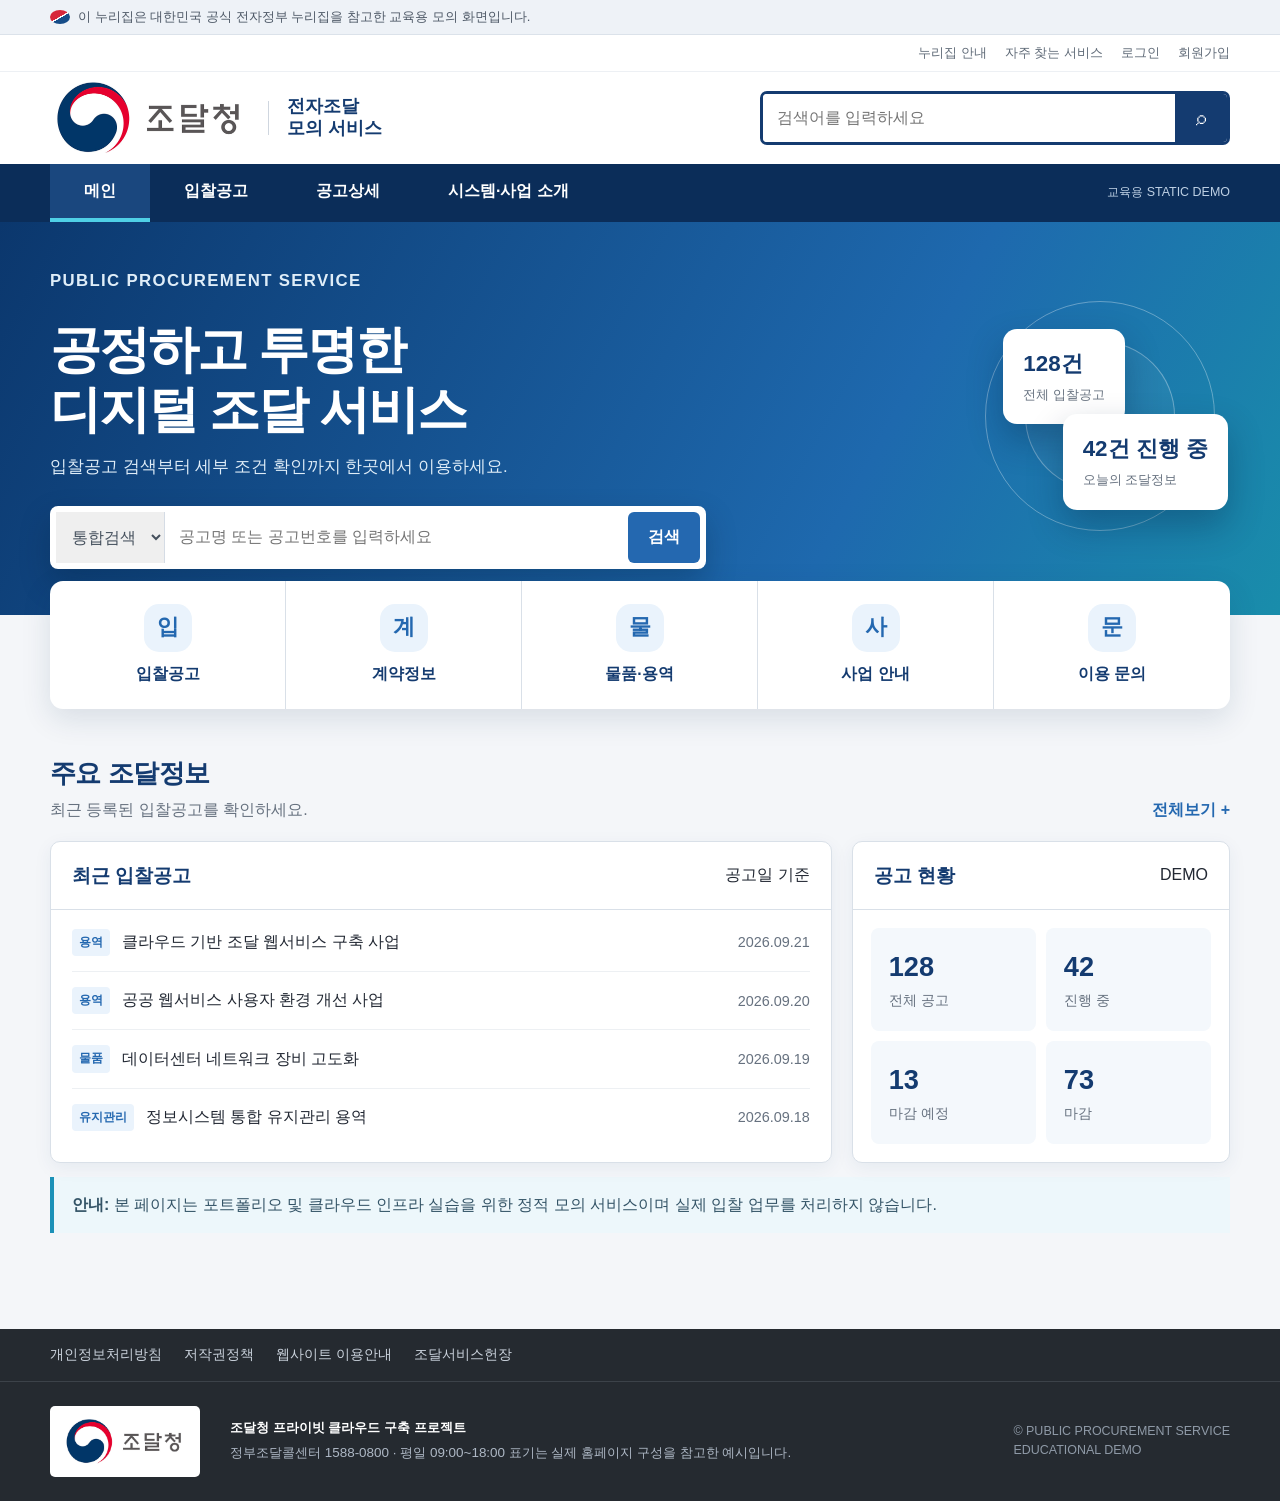
<file: index.html>
<!doctype html><html lang="ko"><head><meta charset="utf-8"><meta name="viewport" content="width=device-width,initial-scale=1"><meta name="description" content="조달청 프라이빗 클라우드 구축 프로젝트용 정적 모의 전자조달 서비스"><title>조달청 모의 전자조달 서비스</title><link rel="stylesheet" href="assets/style.css"></head><body><div class="govbar"><div class="inner"><span class="flag"></span>이 누리집은 대한민국 공식 전자정부 누리집을 참고한 교육용 모의 화면입니다.</div></div><div class="utility"><div class="inner"><span>누리집 안내</span><span>자주 찾는 서비스</span><span>로그인</span><span>회원가입</span></div></div><header class="masthead"><div class="inner masthead-row"><a class="brand" href="./"><img src="assets/ccd665c7-2c9e-4181-9679-6886d88bbdc8.png" alt="조달청"><span class="brand-divider"></span><span class="service-name">전자조달<br>모의 서비스</span></a><form class="header-search" action="notices/"><input name="q" aria-label="통합검색" placeholder="검색어를 입력하세요"><button aria-label="검색">⌕</button></form></div></header><div class="gnb"><nav class="inner nav"><a class="active" href="./">메인</a><a href="notices/">입찰공고</a><a href="notice-detail/">공고상세</a><a href="about/">시스템·사업 소개</a><span class="demo-note">교육용 STATIC DEMO</span></nav></div><main><section class="hero"><div class="inner hero-grid"><div><p class="hero-eyebrow">PUBLIC PROCUREMENT SERVICE</p><h1>공정하고 투명한<br>디지털 조달 서비스</h1><p>입찰공고 검색부터 세부 조건 확인까지 한곳에서 이용하세요.</p><form class="hero-search" action="notices/"><select aria-label="검색 구분"><option>통합검색</option><option>공고번호</option><option>공고명</option></select><input name="q" aria-label="조달정보 검색" placeholder="공고명 또는 공고번호를 입력하세요"><button>검색</button></form></div><div class="hero-visual" aria-hidden="true"><div class="orb one"></div><div class="orb two"></div><div class="hero-card c1"><strong>128건</strong><small>전체 입찰공고</small></div><div class="hero-card c2"><strong>42건 진행 중</strong><small>오늘의 조달정보</small></div></div></div></section><section class="inner quick-menu"><div class="quick-grid"><a class="quick-item" href="notices/"><span class="quick-icon">입</span><strong>입찰공고</strong></a><a class="quick-item" href="notice-detail/"><span class="quick-icon">계</span><strong>계약정보</strong></a><a class="quick-item" href="notices/"><span class="quick-icon">물</span><strong>물품·용역</strong></a><a class="quick-item" href="about/"><span class="quick-icon">사</span><strong>사업 안내</strong></a><a class="quick-item" href="about/"><span class="quick-icon">문</span><strong>이용 문의</strong></a></div></section><section class="inner section"><div class="section-title-row"><div><h2 class="section-title">주요 조달정보</h2><p class="section-desc">최근 등록된 입찰공고를 확인하세요.</p></div><a class="more" href="notices/">전체보기 +</a></div><div class="content-grid"><div class="panel"><div class="panel-head"><h3>최근 입찰공고</h3><span>공고일 기준</span></div><ul class="notice-list"><li><span class="type-tag">용역</span><a href="notice-detail/">클라우드 기반 조달 웹서비스 구축 사업</a><time>2026.09.21</time></li><li><span class="type-tag">용역</span><a href="notices/">공공 웹서비스 사용자 환경 개선 사업</a><time>2026.09.20</time></li><li><span class="type-tag">물품</span><a href="notices/">데이터센터 네트워크 장비 고도화</a><time>2026.09.19</time></li><li><span class="type-tag">유지관리</span><a href="notices/">정보시스템 통합 유지관리 용역</a><time>2026.09.18</time></li></ul></div><aside class="panel"><div class="panel-head"><h3>공고 현황</h3><span>DEMO</span></div><div class="status-boxes"><div class="stat"><strong>128</strong><span>전체 공고</span></div><div class="stat"><strong>42</strong><span>진행 중</span></div><div class="stat"><strong>13</strong><span>마감 예정</span></div><div class="stat"><strong>73</strong><span>마감</span></div></div></aside></div><div class="callout"><strong>안내:</strong> 본 페이지는 포트폴리오 및 클라우드 인프라 실습을 위한 정적 모의 서비스이며 실제 입찰 업무를 처리하지 않습니다.</div></section></main><footer class="footer"><div class="footer-links"><div class="inner"><span>개인정보처리방침</span><span>저작권정책</span><span>웹사이트 이용안내</span><span>조달서비스헌장</span></div></div><div class="inner footer-main"><img class="footer-logo" src="assets/ccd665c7-2c9e-4181-9679-6886d88bbdc8.png" alt="조달청"><div class="footer-info"><strong>조달청 프라이빗 클라우드 구축 프로젝트</strong><span>정부조달콜센터 1588-0800 · 평일 09:00~18:00 표기는 실제 홈페이지 구성을 참고한 예시입니다.</span></div><div class="footer-copy">© PUBLIC PROCUREMENT SERVICE<br>EDUCATIONAL DEMO</div></div></footer></body></html>
</file>
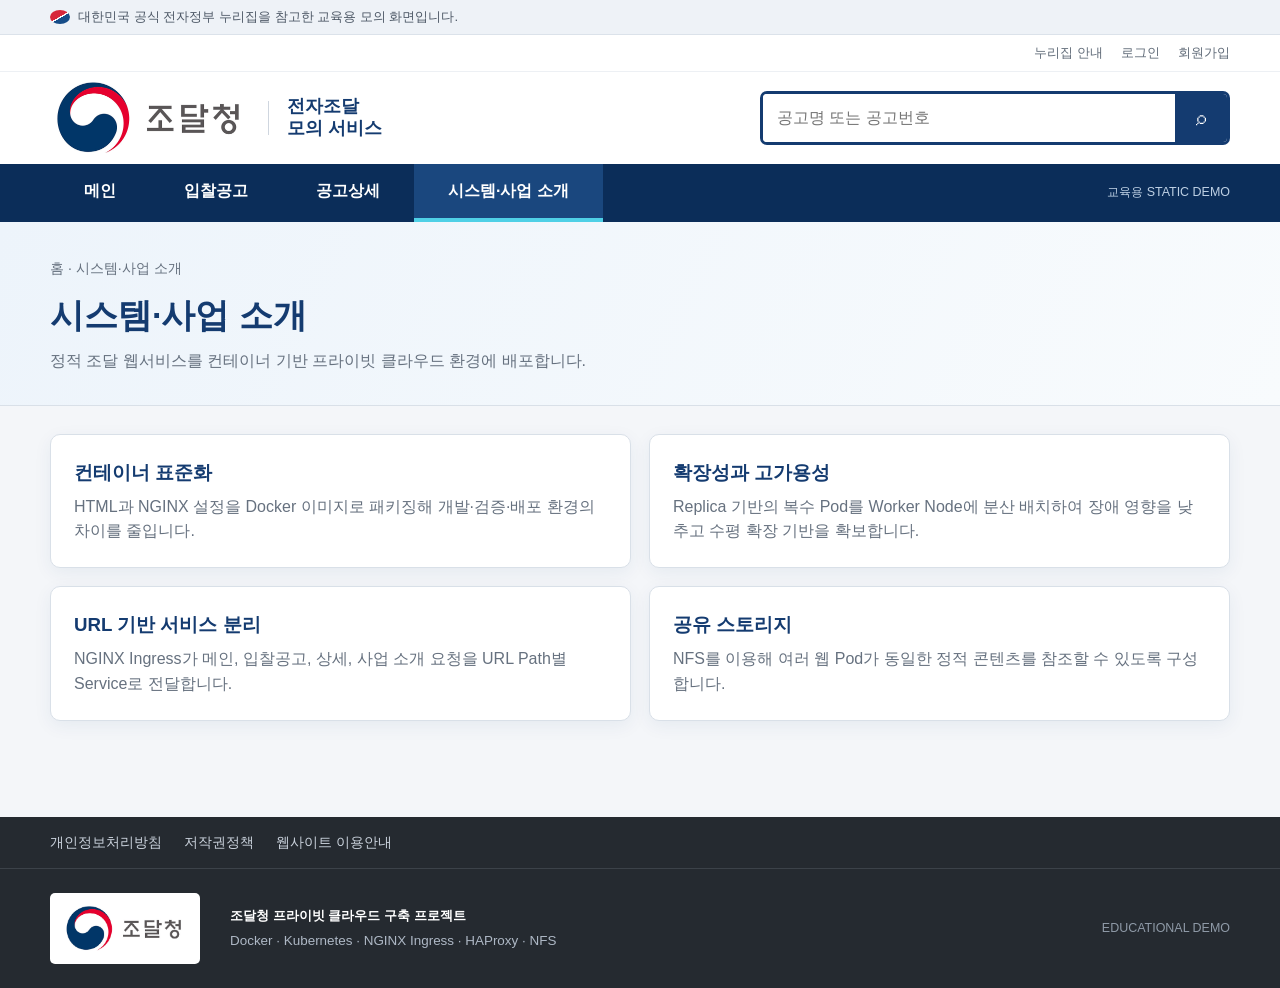
<file: about/index.html>
<!doctype html><html lang="ko"><head><meta charset="utf-8"><meta name="viewport" content="width=device-width,initial-scale=1"><title>시스템·사업 소개 | 조달청 모의 서비스</title><link rel="stylesheet" href="../assets/style.css"></head><body><div class="govbar"><div class="inner"><span class="flag"></span>대한민국 공식 전자정부 누리집을 참고한 교육용 모의 화면입니다.</div></div><div class="utility"><div class="inner"><span>누리집 안내</span><span>로그인</span><span>회원가입</span></div></div><header class="masthead"><div class="inner masthead-row"><a class="brand" href="../"><img src="../assets/ccd665c7-2c9e-4181-9679-6886d88bbdc8.png" alt="조달청"><span class="brand-divider"></span><span class="service-name">전자조달<br>모의 서비스</span></a><form class="header-search" action="../notices/"><input name="q" placeholder="공고명 또는 공고번호"><button>⌕</button></form></div></header><div class="gnb"><nav class="inner nav"><a href="../">메인</a><a href="../notices/">입찰공고</a><a href="../notice-detail/">공고상세</a><a class="active" href="./">시스템·사업 소개</a><span class="demo-note">교육용 STATIC DEMO</span></nav></div><main><section class="page-hero"><div class="inner page-head"><div class="breadcrumb">홈 · 시스템·사업 소개</div><h1>시스템·사업 소개</h1><p>정적 조달 웹서비스를 컨테이너 기반 프라이빗 클라우드 환경에 배포합니다.</p></div></section><section class="inner section compact"><div class="about-grid"><article class="card"><h3>컨테이너 표준화</h3><p>HTML과 NGINX 설정을 Docker 이미지로 패키징해 개발·검증·배포 환경의 차이를 줄입니다.</p></article><article class="card"><h3>확장성과 고가용성</h3><p>Replica 기반의 복수 Pod를 Worker Node에 분산 배치하여 장애 영향을 낮추고 수평 확장 기반을 확보합니다.</p></article><article class="card"><h3>URL 기반 서비스 분리</h3><p>NGINX Ingress가 메인, 입찰공고, 상세, 사업 소개 요청을 URL Path별 Service로 전달합니다.</p></article><article class="card"><h3>공유 스토리지</h3><p>NFS를 이용해 여러 웹 Pod가 동일한 정적 콘텐츠를 참조할 수 있도록 구성합니다.</p></article></div></section></main><footer class="footer"><div class="footer-links"><div class="inner"><span>개인정보처리방침</span><span>저작권정책</span><span>웹사이트 이용안내</span></div></div><div class="inner footer-main"><img class="footer-logo" src="../assets/ccd665c7-2c9e-4181-9679-6886d88bbdc8.png" alt="조달청"><div class="footer-info"><strong>조달청 프라이빗 클라우드 구축 프로젝트</strong><span>Docker · Kubernetes · NGINX Ingress · HAProxy · NFS</span></div><div class="footer-copy">EDUCATIONAL DEMO</div></div></footer></body></html>
</file>
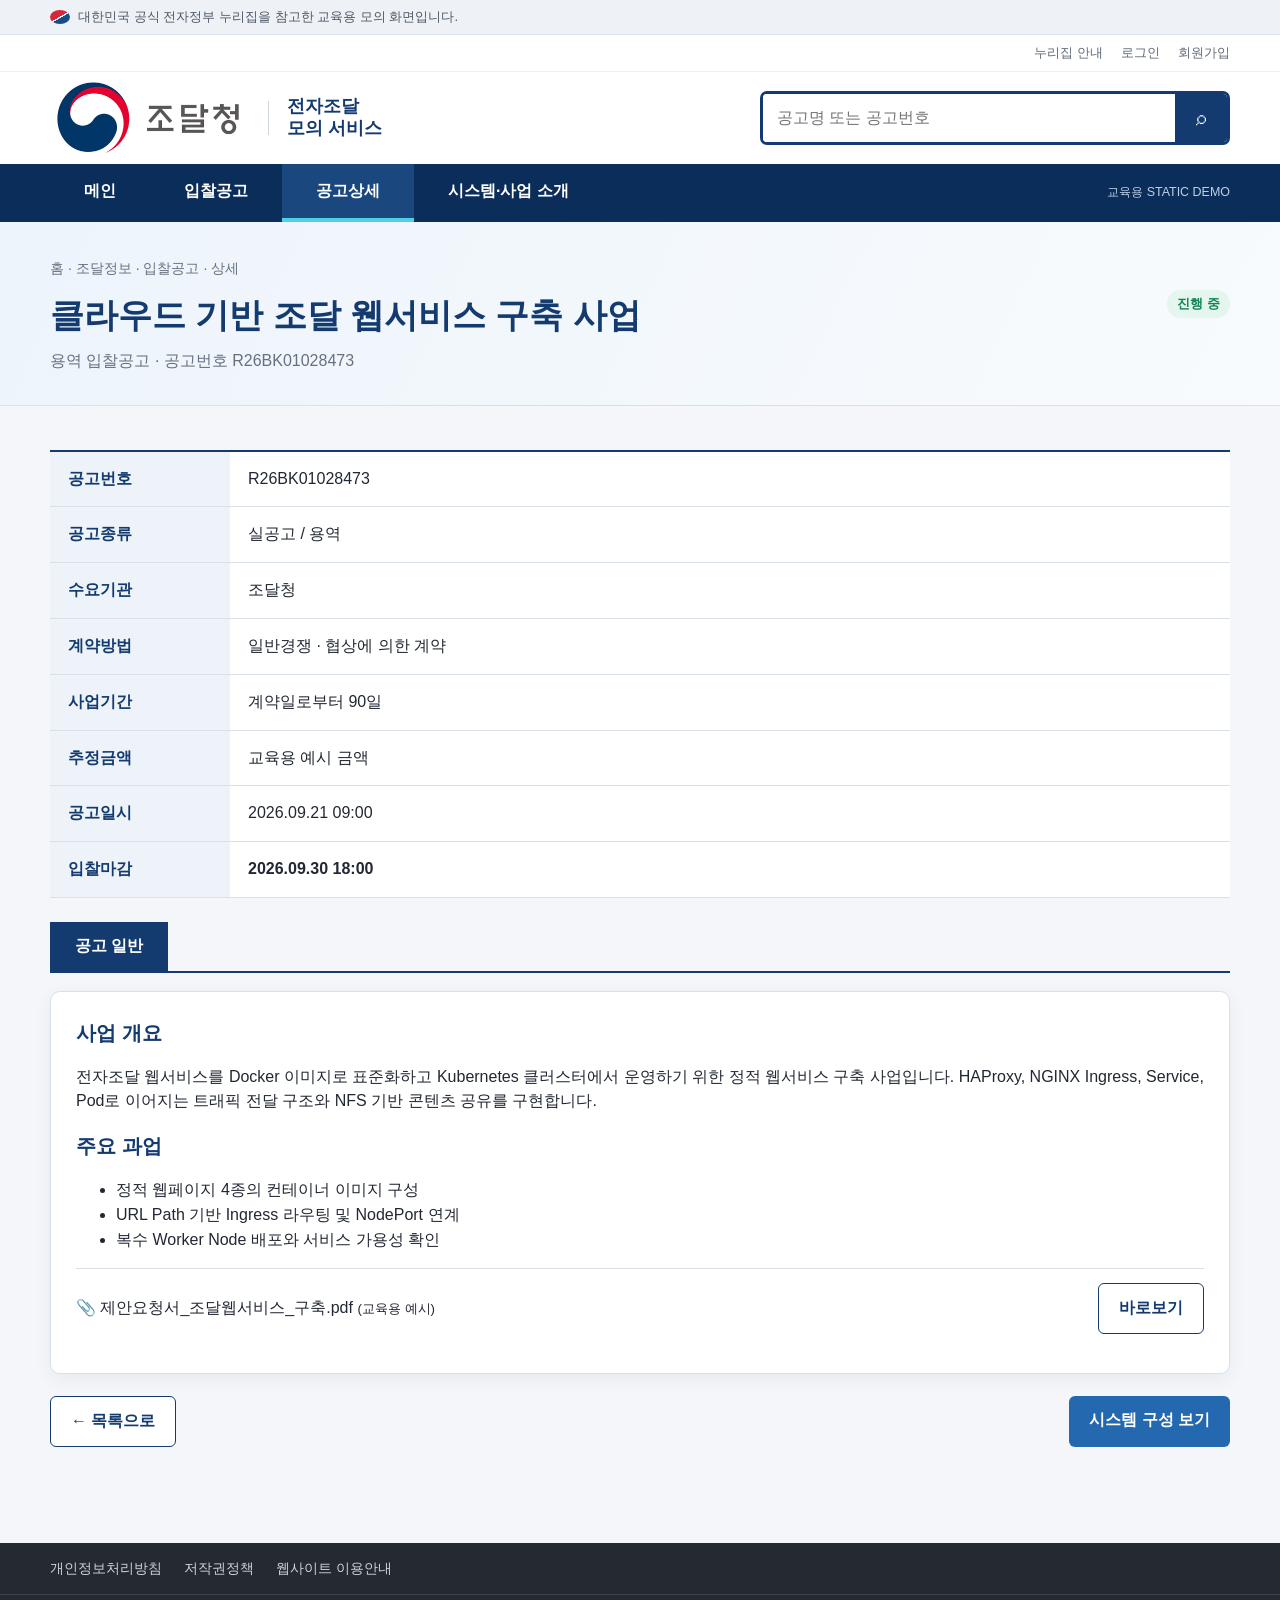
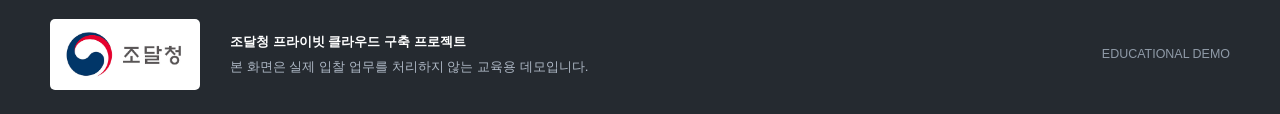
<file: notice-detail/index.html>
<!doctype html><html lang="ko"><head><meta charset="utf-8"><meta name="viewport" content="width=device-width,initial-scale=1"><title>입찰공고 상세 | 조달청 모의 서비스</title><link rel="stylesheet" href="../assets/style.css"></head><body><div class="govbar"><div class="inner"><span class="flag"></span>대한민국 공식 전자정부 누리집을 참고한 교육용 모의 화면입니다.</div></div><div class="utility"><div class="inner"><span>누리집 안내</span><span>로그인</span><span>회원가입</span></div></div><header class="masthead"><div class="inner masthead-row"><a class="brand" href="../"><img src="../assets/ccd665c7-2c9e-4181-9679-6886d88bbdc8.png" alt="조달청"><span class="brand-divider"></span><span class="service-name">전자조달<br>모의 서비스</span></a><form class="header-search" action="../notices/"><input name="q" placeholder="공고명 또는 공고번호"><button>⌕</button></form></div></header><div class="gnb"><nav class="inner nav"><a href="../">메인</a><a href="../notices/">입찰공고</a><a class="active" href="./">공고상세</a><a href="../about/">시스템·사업 소개</a><span class="demo-note">교육용 STATIC DEMO</span></nav></div><main><section class="page-hero"><div class="inner page-head"><div class="breadcrumb">홈 · 조달정보 · 입찰공고 · 상세</div><div class="detail-top"><div><h1>클라우드 기반 조달 웹서비스 구축 사업</h1><p>용역 입찰공고 · 공고번호 R26BK01028473</p></div><span class="badge">진행 중</span></div></div></section><section class="inner section compact"><dl class="detail-grid"><dt>공고번호</dt><dd>R26BK01028473</dd><dt>공고종류</dt><dd>실공고 / 용역</dd><dt>수요기관</dt><dd>조달청</dd><dt>계약방법</dt><dd>일반경쟁 · 협상에 의한 계약</dd><dt>사업기간</dt><dd>계약일로부터 90일</dd><dt>추정금액</dt><dd>교육용 예시 금액</dd><dt>공고일시</dt><dd>2026.09.21 09:00</dd><dt>입찰마감</dt><dd><strong>2026.09.30 18:00</strong></dd></dl><div class="detail-tabs"><span>공고 일반</span></div><section class="panel content-box"><h2>사업 개요</h2><p>전자조달 웹서비스를 Docker 이미지로 표준화하고 Kubernetes 클러스터에서 운영하기 위한 정적 웹서비스 구축 사업입니다. HAProxy, NGINX Ingress, Service, Pod로 이어지는 트래픽 전달 구조와 NFS 기반 콘텐츠 공유를 구현합니다.</p><h2>주요 과업</h2><ul><li>정적 웹페이지 4종의 컨테이너 이미지 구성</li><li>URL Path 기반 Ingress 라우팅 및 NodePort 연계</li><li>복수 Worker Node 배포와 서비스 가용성 확인</li></ul><div class="file-row"><span>📎 제안요청서_조달웹서비스_구축.pdf <small>(교육용 예시)</small></span><button class="btn secondary" onclick="alert('교육용 정적 첨부파일입니다.')">바로보기</button></div></section><div class="actions"><a class="btn secondary" href="../notices/">← 목록으로</a><a class="btn" href="../about/">시스템 구성 보기</a></div></section></main><footer class="footer"><div class="footer-links"><div class="inner"><span>개인정보처리방침</span><span>저작권정책</span><span>웹사이트 이용안내</span></div></div><div class="inner footer-main"><img class="footer-logo" src="../assets/ccd665c7-2c9e-4181-9679-6886d88bbdc8.png" alt="조달청"><div class="footer-info"><strong>조달청 프라이빗 클라우드 구축 프로젝트</strong><span>본 화면은 실제 입찰 업무를 처리하지 않는 교육용 데모입니다.</span></div><div class="footer-copy">EDUCATIONAL DEMO</div></div></footer></body></html>
</file>
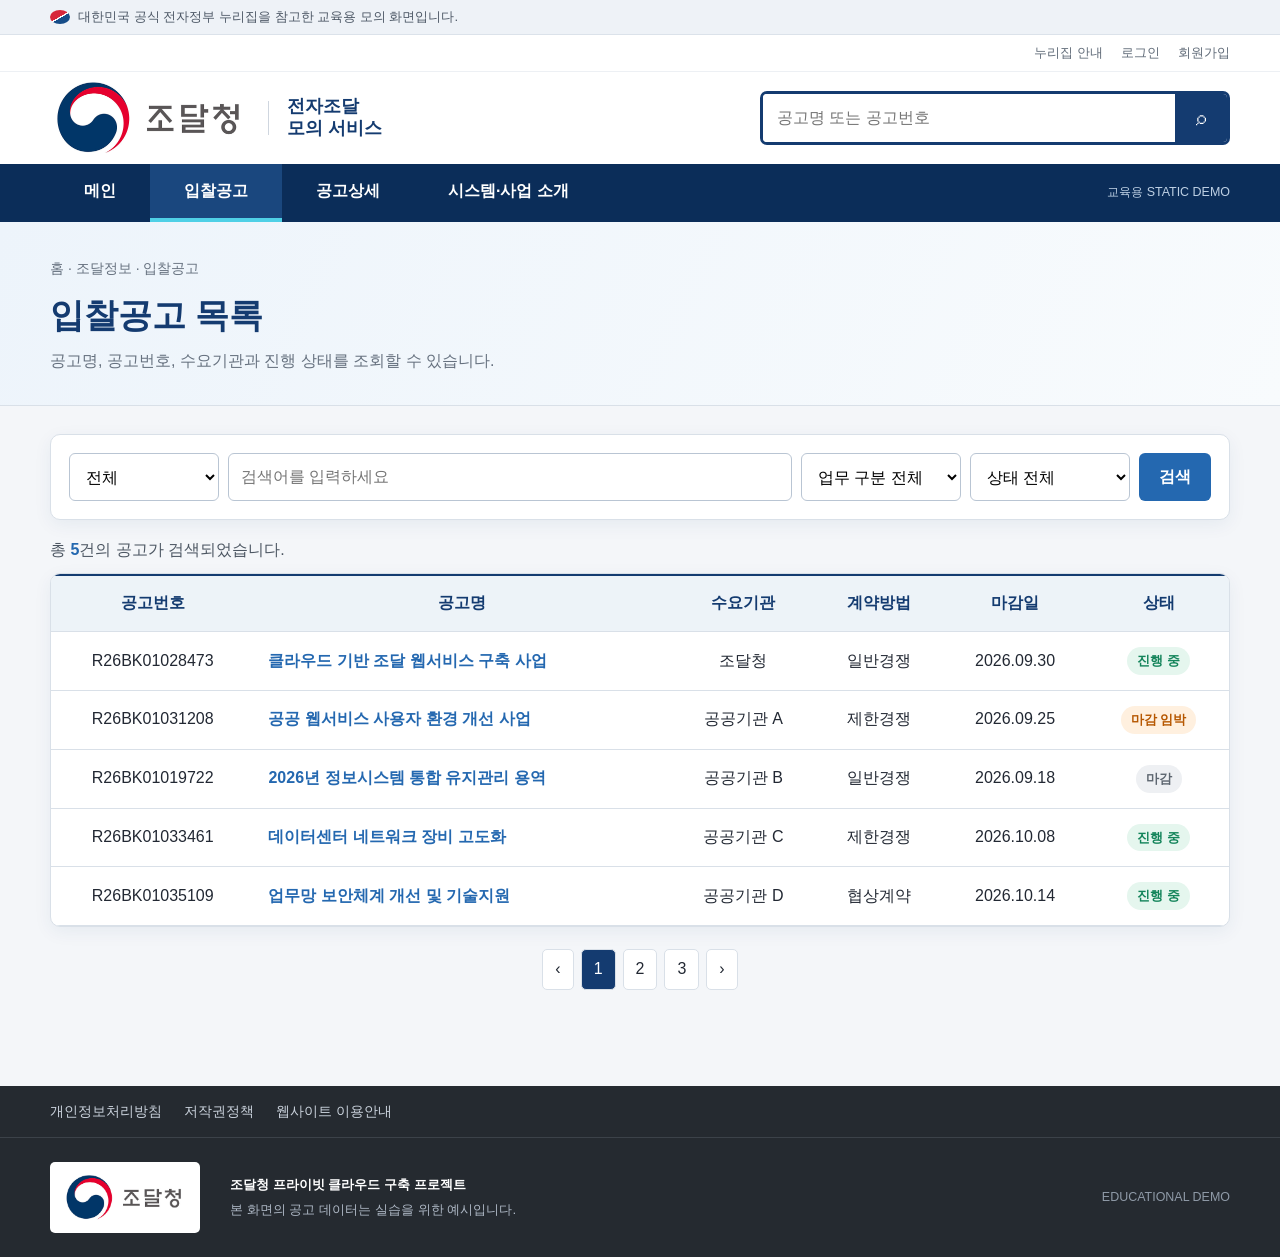
<file: notices/index.html>
<!doctype html><html lang="ko"><head><meta charset="utf-8"><meta name="viewport" content="width=device-width,initial-scale=1"><title>입찰공고 목록 | 조달청 모의 서비스</title><link rel="stylesheet" href="../assets/style.css"><script defer src="../assets/app.js"></script></head><body><div class="govbar"><div class="inner"><span class="flag"></span>대한민국 공식 전자정부 누리집을 참고한 교육용 모의 화면입니다.</div></div><div class="utility"><div class="inner"><span>누리집 안내</span><span>로그인</span><span>회원가입</span></div></div><header class="masthead"><div class="inner masthead-row"><a class="brand" href="../"><img src="../assets/ccd665c7-2c9e-4181-9679-6886d88bbdc8.png" alt="조달청"><span class="brand-divider"></span><span class="service-name">전자조달<br>모의 서비스</span></a><form class="header-search" action="./"><input name="q" aria-label="통합검색" placeholder="공고명 또는 공고번호"><button>⌕</button></form></div></header><div class="gnb"><nav class="inner nav"><a href="../">메인</a><a class="active" href="./">입찰공고</a><a href="../notice-detail/">공고상세</a><a href="../about/">시스템·사업 소개</a><span class="demo-note">교육용 STATIC DEMO</span></nav></div><main><section class="page-hero"><div class="inner page-head"><div class="breadcrumb">홈 · 조달정보 · 입찰공고</div><h1>입찰공고 목록</h1><p>공고명, 공고번호, 수요기관과 진행 상태를 조회할 수 있습니다.</p></div></section><section class="inner section compact"><div class="panel filters"><select aria-label="검색 구분"><option>전체</option><option>공고명</option><option>공고번호</option><option>수요기관</option></select><input id="keyword" placeholder="검색어를 입력하세요"><select id="type"><option value="">업무 구분 전체</option><option>용역</option><option>물품</option><option>유지관리</option></select><select id="status"><option value="">상태 전체</option><option>진행 중</option><option>마감 임박</option><option>마감</option></select><button class="btn" type="button" onclick="renderNotices()">검색</button></div><p class="result-count">총 <strong id="result-total">0</strong>건의 공고가 검색되었습니다.</p><div class="panel table-wrap"><table class="notice-table"><thead><tr><th>공고번호</th><th>공고명</th><th>수요기관</th><th>계약방법</th><th>마감일</th><th>상태</th></tr></thead><tbody id="notice-body"></tbody></table></div><div class="pagination"><span>‹</span><span class="current">1</span><span>2</span><span>3</span><span>›</span></div></section></main><footer class="footer"><div class="footer-links"><div class="inner"><span>개인정보처리방침</span><span>저작권정책</span><span>웹사이트 이용안내</span></div></div><div class="inner footer-main"><img class="footer-logo" src="../assets/ccd665c7-2c9e-4181-9679-6886d88bbdc8.png" alt="조달청"><div class="footer-info"><strong>조달청 프라이빗 클라우드 구축 프로젝트</strong><span>본 화면의 공고 데이터는 실습을 위한 예시입니다.</span></div><div class="footer-copy">EDUCATIONAL DEMO</div></div></footer></body></html>
</file>
<file: assets/style.css>
:root{--navy:#143b70;--navy2:#0b2d59;--blue:#2468b0;--cyan:#1b91b8;--red:#df2637;--ink:#222833;--muted:#66717f;--line:#d9e0e8;--bg:#f4f6f9;--white:#fff;--green:#13845a;--orange:#db6d0b}*{box-sizing:border-box}html{scroll-behavior:smooth}body{margin:0;background:var(--bg);color:var(--ink);font-family:Pretendard,"Noto Sans KR","Malgun Gothic",Arial,sans-serif;font-size:16px;line-height:1.55}a{color:inherit;text-decoration:none}button,input,select{font:inherit}.inner{width:min(1180px,calc(100% - 36px));margin:auto}.govbar{background:#eef2f7;border-bottom:1px solid #dbe2ea;color:#4d5866;font-size:.82rem}.govbar .inner{height:34px;display:flex;align-items:center;gap:8px}.flag{width:20px;height:14px;border-radius:50%;background:linear-gradient(150deg,#d7273b 0 48%,#fff 49% 54%,#164d89 55%)}.utility{background:#fff;border-bottom:1px solid #edf0f4;color:#606b78;font-size:.82rem}.utility .inner{height:36px;display:flex;align-items:center;justify-content:flex-end;gap:18px}.masthead{background:#fff}.masthead-row{height:92px;display:flex;align-items:center;justify-content:space-between;gap:28px}.brand{display:flex;align-items:center;gap:18px;min-width:320px}.brand img{width:200px;height:auto;display:block}.brand-divider{width:1px;height:34px;background:#cfd6df}.service-name{color:var(--navy);font-weight:800;font-size:1.1rem;line-height:1.25}.header-search{display:flex;width:min(470px,42vw);border:3px solid var(--navy);border-radius:7px;overflow:hidden;background:#fff}.header-search input{flex:1;min-width:0;border:0;outline:0;padding:12px 14px}.header-search button{width:52px;border:0;background:var(--navy);color:#fff;cursor:pointer;font-size:1.25rem}.gnb{background:var(--navy2);color:#fff}.nav{height:58px;display:flex;align-items:center}.nav a{height:58px;display:flex;align-items:center;justify-content:center;padding:0 34px;font-weight:750;border-bottom:4px solid transparent}.nav a:hover,.nav a.active{background:#1a477e;border-color:#4fd0e6}.demo-note{margin-left:auto;color:#bed0e4;font-size:.78rem}.hero{background:linear-gradient(118deg,#0b376d 0%,#1e69ae 67%,#198dab 100%);color:#fff;overflow:hidden}.hero-grid{min-height:320px;display:grid;grid-template-columns:1.15fr .85fr;align-items:center;gap:40px;padding:46px 0}.hero-eyebrow{margin:0 0 8px;color:#9fe5ef;font-weight:800;letter-spacing:.08em}.hero h1{font-size:clamp(2.2rem,4vw,3.5rem);line-height:1.18;margin:0 0 13px;letter-spacing:-.04em}.hero p{margin:0 0 26px;color:#dfedf8;font-size:1.05rem}.hero-search{display:flex;max-width:690px;background:#fff;border-radius:8px;padding:6px;box-shadow:0 14px 30px #051c3945}.hero-search select{border:0;border-right:1px solid #d5dce5;padding:0 12px;color:#45505d}.hero-search input{border:0;outline:0;flex:1;min-width:0;padding:13px 14px}.hero-search button,.btn{border:0;border-radius:6px;background:var(--blue);color:#fff;font-weight:800;padding:12px 20px;cursor:pointer}.hero-visual{position:relative;height:235px}.orb{position:absolute;border-radius:50%;border:1px solid #ffffff52}.orb.one{width:230px;height:230px;right:15px;top:0}.orb.two{width:150px;height:150px;right:55px;top:40px;background:#ffffff0c}.hero-card{position:absolute;background:#fff;color:var(--navy);border-radius:14px;padding:18px 20px;box-shadow:0 16px 35px #061f3f50}.hero-card strong{display:block;font-size:1.4rem}.hero-card small{color:var(--muted)}.hero-card.c1{top:28px;right:105px}.hero-card.c2{bottom:26px;right:2px}.quick-menu{margin-top:-34px;position:relative;z-index:2}.quick-grid{display:grid;grid-template-columns:repeat(5,1fr);background:#fff;border-radius:13px;box-shadow:0 10px 30px #0d31521f;overflow:hidden}.quick-item{padding:23px 14px;text-align:center;border-right:1px solid var(--line)}.quick-item:last-child{border:0}.quick-icon{width:48px;height:48px;margin:0 auto 10px;border-radius:15px;background:#eaf3fc;color:var(--blue);display:grid;place-items:center;font-size:1.4rem;font-weight:900}.quick-item strong{display:block;color:var(--navy);font-size:.98rem}.section{padding:44px 0}.section.compact{padding-top:28px}.section-title-row{display:flex;align-items:end;justify-content:space-between;margin-bottom:18px}.section-title{margin:0;color:var(--navy);font-size:1.65rem;letter-spacing:-.02em}.section-desc{margin:4px 0 0;color:var(--muted)}.more{color:var(--blue);font-weight:750}.content-grid{display:grid;grid-template-columns:1.55fr .75fr;gap:20px}.panel,.card{background:#fff;border:1px solid var(--line);border-radius:10px;box-shadow:0 5px 18px #113b7010}.panel-head{display:flex;align-items:center;justify-content:space-between;padding:19px 21px;border-bottom:1px solid var(--line)}.panel-head h3{margin:0;color:var(--navy)}.notice-list{list-style:none;margin:0;padding:4px 21px}.notice-list li{display:grid;grid-template-columns:auto 1fr auto;gap:12px;align-items:center;padding:15px 0;border-bottom:1px solid #edf0f3}.notice-list li:last-child{border:0}.type-tag{background:#eaf3fc;color:var(--blue);font-size:.78rem;font-weight:800;border-radius:4px;padding:4px 7px}.notice-list time{color:var(--muted);font-size:.9rem}.status-boxes{display:grid;grid-template-columns:1fr 1fr;gap:10px;padding:18px}.stat{background:#f4f8fc;border-radius:8px;padding:18px}.stat strong{display:block;color:var(--navy);font-size:1.7rem}.stat span{color:var(--muted);font-size:.88rem}.callout{margin-top:14px;padding:16px 18px;background:#edf7fb;border-left:4px solid var(--cyan);color:#345467}.page-hero{background:linear-gradient(115deg,#edf4fb,#f8fbfd);border-bottom:1px solid var(--line)}.page-head{padding:36px 0 31px}.breadcrumb{color:var(--muted);font-size:.88rem;margin-bottom:10px}.page-head h1{margin:0;color:var(--navy);font-size:2.1rem}.page-head p{margin:7px 0 0;color:var(--muted)}.filters{display:grid;grid-template-columns:150px 1fr 160px 160px auto;gap:9px;padding:18px;margin-bottom:18px}.filters input,.filters select{border:1px solid #b9c5d3;border-radius:6px;padding:11px 12px;background:#fff;min-width:0}.result-count{margin:0 0 10px;color:#4c5662}.result-count strong{color:var(--blue)}.table-wrap{overflow:auto}.notice-table{width:100%;border-collapse:collapse;min-width:850px}.notice-table th,.notice-table td{padding:15px 14px;border-bottom:1px solid var(--line);text-align:center}.notice-table th{background:#edf3f8;color:var(--navy);border-top:2px solid var(--navy)}.notice-table td:nth-child(2){text-align:left}.notice-table tbody tr:hover{background:#f7fbff}.badge{display:inline-block;border-radius:999px;padding:4px 10px;font-size:.8rem;font-weight:800;background:#e5f6ee;color:var(--green);white-space:nowrap}.badge.soon{background:#fff0df;color:#b65700}.badge.closed{background:#eef0f3;color:#5d6670}.pagination{display:flex;justify-content:center;gap:7px;margin-top:22px}.pagination span{border:1px solid var(--line);background:#fff;border-radius:5px;padding:7px 12px}.pagination .current{background:var(--navy);color:#fff}.detail-top{display:flex;align-items:flex-start;justify-content:space-between;gap:20px}.detail-grid{display:grid;grid-template-columns:180px 1fr;border-top:2px solid var(--navy)}.detail-grid dt,.detail-grid dd{margin:0;padding:15px 18px;border-bottom:1px solid var(--line)}.detail-grid dt{background:#edf3f8;color:var(--navy);font-weight:800}.detail-grid dd{background:#fff}.detail-tabs{display:flex;margin-top:24px;border-bottom:2px solid var(--navy)}.detail-tabs span{padding:12px 25px;background:var(--navy);color:#fff;font-weight:800}.content-box{padding:25px;margin-top:18px}.content-box h2{font-size:1.28rem;color:var(--navy);margin:0 0 10px}.file-row{display:flex;align-items:center;justify-content:space-between;gap:18px;padding:14px 0;border-top:1px solid var(--line)}.actions{display:flex;justify-content:space-between;gap:10px;margin-top:22px}.btn.secondary{background:#fff;color:var(--navy);border:1px solid var(--navy)}.about-grid{display:grid;grid-template-columns:repeat(2,1fr);gap:18px}.card{padding:23px}.card h3{margin:0 0 8px;color:var(--navy)}.card p{margin:0;color:var(--muted)}.infra-flow{display:grid;grid-template-columns:repeat(5,1fr);gap:10px;align-items:center}.infra-step{background:#fff;border:1px solid #bdcad8;border-top:4px solid var(--blue);border-radius:8px;padding:18px 10px;text-align:center;color:var(--navy);font-weight:800}.footer{margin-top:52px;background:#252a30;color:#cad2dc}.footer-links{border-bottom:1px solid #3c4249}.footer-links .inner{display:flex;gap:22px;padding:15px 0;font-size:.86rem}.footer-main{display:flex;align-items:center;justify-content:space-between;gap:30px;padding:24px 0}.footer-logo{background:#fff;border-radius:5px;padding:8px 12px;width:150px}.footer-info{flex:1;font-size:.84rem;color:#aeb8c5}.footer-info strong{display:block;color:#fff;margin-bottom:4px}.footer-copy{font-size:.78rem;color:#8f9aa7}@media(max-width:900px){.hero-grid{grid-template-columns:1fr}.hero-visual{display:none}.quick-grid{grid-template-columns:repeat(2,1fr)}.quick-item{border-bottom:1px solid var(--line)}.content-grid{grid-template-columns:1fr}.filters{grid-template-columns:1fr 1fr}.filters input{grid-column:1/-1}.infra-flow{grid-template-columns:1fr}.demo-note{display:none}}@media(max-width:720px){.masthead-row{height:auto;padding:18px 0;align-items:flex-start;flex-direction:column}.brand{min-width:0}.brand img{width:160px}.header-search{width:100%}.nav{height:auto;flex-wrap:wrap;padding:4px 0}.nav a{height:48px;padding:0 14px}.hero-grid{min-height:290px}.hero-search select{display:none}.quick-grid{grid-template-columns:1fr 1fr}.about-grid,.filters{grid-template-columns:1fr}.detail-grid{grid-template-columns:115px 1fr}.footer-main{align-items:flex-start;flex-direction:column}.footer-links .inner{flex-wrap:wrap}.actions{flex-wrap:wrap}.notice-list li{grid-template-columns:auto 1fr}.notice-list time{grid-column:2}}
</file>
